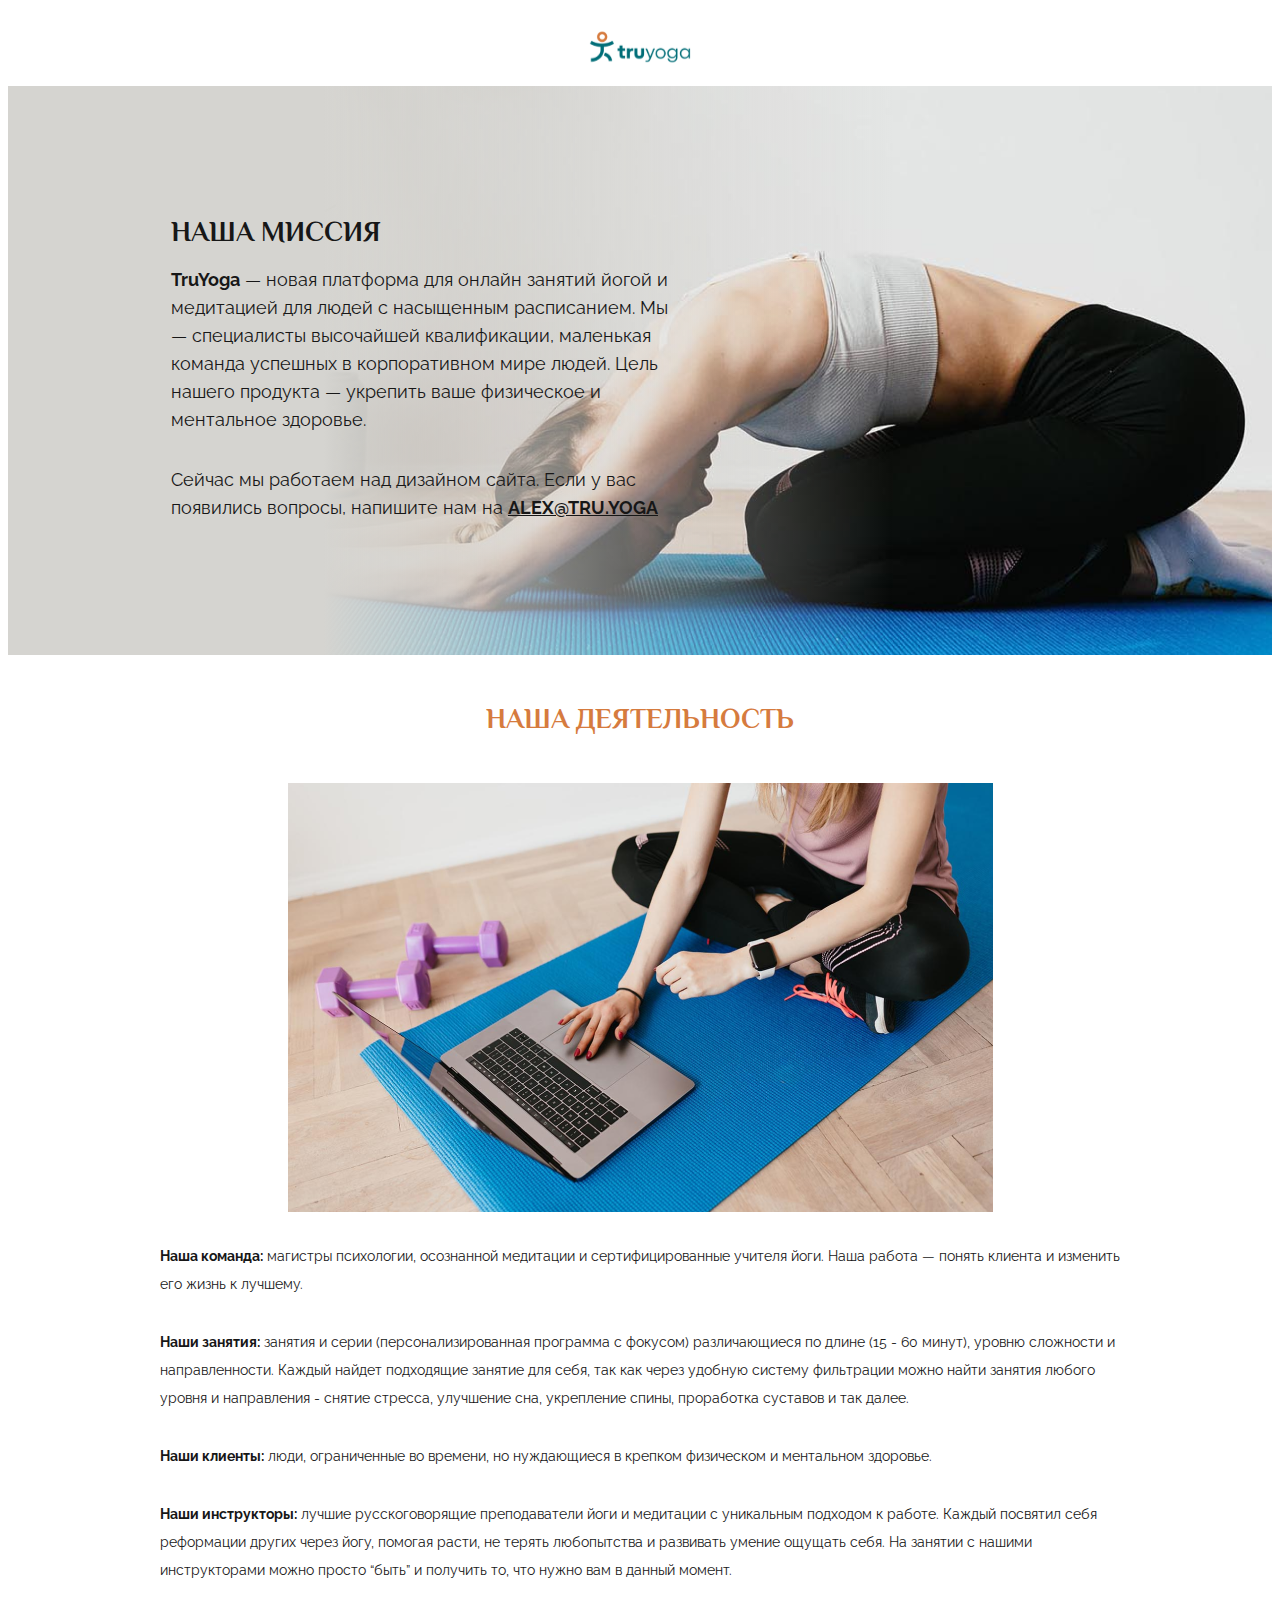
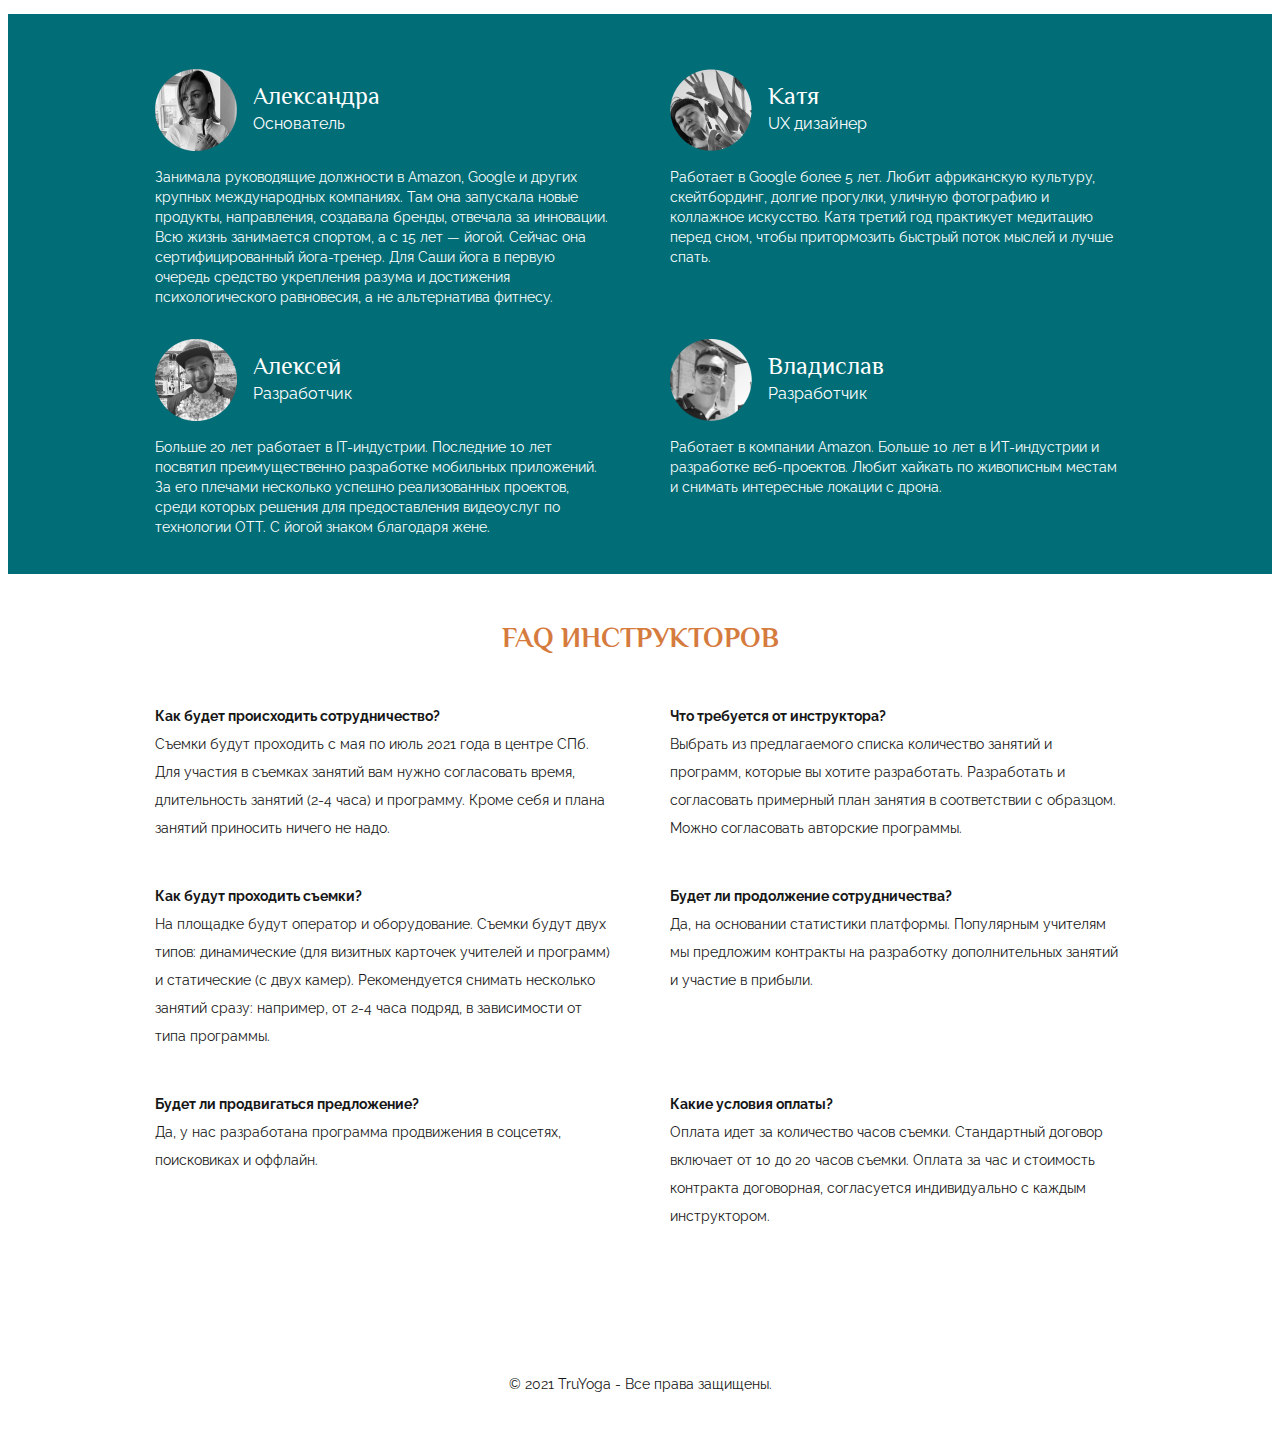
<file: index.html>
<html lang="ru">
    <head>
        <title>TruYoga</title>
        <meta charset="utf-8">
        <meta name="viewport" content="width=device-width,initial-scale=1">
        <link rel="stylesheet" href="https://cdnjs.cloudflare.com/ajax/libs/modern-normalize/0.2.0/modern-normalize.min.css" integrity="sha512-sqIVMkf5f8XGYI/UZYGs7wODxlUeoj9JknataPfUwtvrSKWMHrMXGZ7Evb6nabFYJQG15vFFyALe6r0nWCD1Ug==" crossorigin="anonymous" />
        <link rel="stylesheet" href="css/style.css" type="text/css" media="all" />
    </head>
    <body>
        <div id="wrapper">
            <header><img src="img/logo6.svg" alt="Logo"></header>

            <div id="header-1">
                <div id="header-1-background">
                    <div id="header-1-background-overlay"></div>
                    <img src="img/bg1.png" alt="background">
                    <div class="text header mobile-only">Наша миссия</div>
                </div>
                <div id="header-1-text-block">
                    <div class="text header desktop-only">Наша миссия</div>
                    <div class="text"><b>TruYoga</b> — новая платформа для онлайн занятий йогой и медитацией для людей с насыщенным расписанием. Мы — специалисты высочайшей квалификации, маленькая команда успешных в корпоративном мире людей. Цель нашего продукта — укрепить ваше физическое и ментальное здоровье.</div>
                    <div class="text">Сейчас мы работаем над дизайном сайта. Если у вас появились вопросы, напишите нам на <a href="mailto:alex@tru.yoga" target="_blank" class="email-link">alex@tru.yoga</a></div>
                </div>
            </div>


            <div id="header-2">
                <div class="text header">Наша деятельность</div>
                <div id="header-2-image">
                    <img src="img/bg2.png" alt="Logo">
                </div>
                <div id="header-2-text-block">
                    <div class="text small"><b>Наша команда:</b> магистры психологии, осознанной медитации и сертифицированные учителя йоги. Наша работа — понять клиента и изменить его жизнь к лучшему.</div>
                    <div class="text small"><b>Наши занятия:</b> занятия и серии (персонализированная программа с фокусом) различающиеся по длине (15 - 60 минут), уровню сложности и направленности. Каждый найдет подходящие занятие для себя, так как через удобную систему фильтрации можно найти занятия любого уровня и направления - снятие стресса, улучшение сна, укрепление спины, проработка суставов и так далее.</div>
                    <div class="text small"><b>Наши клиенты:</b> люди, ограниченные во времени, но нуждающиеся в крепком физическом и ментальном здоровье.</div>
                    <div class="text small"><b>Наши инструкторы:</b> лучшие русскоговорящие преподаватели йоги и медитации с уникальным подходом к работе. Каждый посвятил себя реформации других через йогу, помогая расти, не терять любопытства и развивать умение ощущать себя. На занятии с нашими инструкторами можно просто “быть” и получить то, что нужно вам в данный момент.</div>
                </div>
            </div>

            <div id="header-3">
                <div class="person">
                    <div class="person-header">
                        <div class="person-photo">
                            <img src="img/sasha.png"  alt="avatar"/>
                        </div>
                        <div class="person-header-text">
                            <div class="text person-header-name">
                                Александра
                            </div>
                            <div class="text person-header-position">
                                Основатель
                            </div>
                        </div>
                    </div>
                    <div class="text person-main-text">Занимала руководящие должности в Amazon, Google и других крупных международных компаниях. Там она запускала новые продукты, направления, создавала бренды, отвечала за инновации. Всю жизнь занимается спортом, а с 15 лет — йогой. Сейчас она сертифицированный йога-тренер. Для Саши йога в первую очередь средство укрепления разума и достижения психологического равновесия, а не альтернатива фитнесу.</div>
                </div>

                <div class="person">
                    <div class="person-header">
                        <div class="person-photo">
                            <img src="img/kate.png"  alt="avatar"/>
                        </div>
                        <div class="person-header-text">
                            <div class="text person-header-name">
                                Катя
                            </div>
                            <div class="text person-header-position">
                                UX дизайнер
                            </div>
                        </div>
                    </div>
                    <div class="text person-main-text">Работает в Google более 5 лет. Любит африканскую культуру, скейтбординг, долгие прогулки, уличную фотографию и коллажное искусство. Катя третий год практикует медитацию перед сном, чтобы притормозить быстрый поток мыслей и лучше спать.</div>
                </div>

                <div class="person">
                    <div class="person-header">
                        <div class="person-photo">
                            <img src="img/alex.png"  alt="avatar"/>
                        </div>
                        <div class="person-header-text">
                            <div class="text person-header-name">
                                Алексей
                            </div>
                            <div class="text person-header-position">
                                Разработчик
                            </div>
                        </div>
                    </div>
                    <div class="text person-main-text">Больше 20 лет работает в IT-индустрии. Последние 10 лет посвятил преимущественно разработке мобильных приложений. За его плечами несколько успешно реализованных проектов, среди которых решения для предоставления видеоуслуг по технологии ОТТ. С йогой знаком благодаря жене.</div>
                </div>

                <div class="person">
                    <div class="person-header">
                        <div class="person-photo">
                            <img src="img/vlad.png"  alt="avatar"/>
                        </div>
                        <div class="person-header-text">
                            <div class="text person-header-name">
                                Владислав
                            </div>
                            <div class="text person-header-position">
                                Разработчик
                            </div>
                        </div>
                    </div>
                    <div class="text person-main-text">Работает в компании Amazon. Больше 10 лет в ИТ-индустрии и разработке веб-проектов. Любит хайкать по живописным местам и снимать интересные локации с дрона.</div>
                </div>
            </div>



            <div id="header-4">
                <div class="text header">FAQ инструкторов</div>
                <div class="question">
                    <div class="q text small">Как будет происходить сотрудничество? </div>
                    <div class="a text small">Съемки будут проходить с мая по июль 2021 года в центре СПб. Для участия в съемках занятий вам нужно согласовать время, длительность занятий (2-4 часа) и программу. Кроме себя и плана занятий приносить ничего не надо.</div>
                </div>
                <div class="question">
                    <div class="q text small">Что требуется от инструктора? </div>
                    <div class="a text small">Выбрать из предлагаемого списка количество занятий и программ, которые вы хотите разработать. Разработать и согласовать примерный план занятия в соответствии с образцом. Можно согласовать авторские программы.</div>
                </div>
                <div class="question">
                    <div class="q text small">Как будут проходить съемки? </div>
                    <div class="a text small">На площадке будут оператор и оборудование. Съемки будут двух типов: динамические (для визитных карточек учителей и программ) и статические (с двух камер). Рекомендуется снимать несколько занятий сразу: например, от 2-4 часа подряд, в зависимости от типа программы.</div>
                </div>
                <div class="question">
                    <div class="q text small">Будет ли продолжение сотрудничества? </div>
                    <div class="a text small">Да, на основании статистики платформы. Популярным учителям мы предложим контракты на разработку дополнительных занятий и участие в прибыли.</div>
                </div>
                <div class="question">
                    <div class="q text small">Будет ли продвигаться предложение? </div>
                    <div class="a text small">Да, у нас разработана программа продвижения в соцсетях, поисковиках и оффлайн.</div>
                </div>
                <div class="question">
                    <div class="q text small">Какие условия оплаты? </div>
                    <div class="a text small">Оплата идет за количество часов съемки. Стандартный договор включает от 10 до 20 часов съемки. Оплата за час и стоимость контракта договорная, согласуется индивидуально с каждым инструктором.</div>
                </div>
            </div>

            <div id="bottom-line" class="text small">© 2021 TruYoga - Все права защищены.</div>
        </div>
    </body>
</html>
</file>
<file: css/style.css>
@import url('https://fonts.googleapis.com/css?family=Raleway|Raleway:bold&display=swap');
@import url('https://fonts.googleapis.com/css?family=Philosopher|Philosopher:bold&display=swap');

/* general */

#wrapper {
    width: 1440px;
    margin: 0 auto
}

.text {
    color: #171717;
    font-family: Raleway, 'Open Sans', serif;
    font-style: normal;
    font-weight: normal;
    font-size: 18px;
    line-height: 28px;
    margin-bottom: 32px;
}

.text a {
    color: #171717;
    font-weight: bold;
    text-transform: uppercase;
    text-decoration: underline;
}

.text.header {
    font-size: 28px;
    font-weight: bold;
    font-family: Philosopher, 'Open Sans', serif;
    margin-bottom: 20px;
    text-transform: uppercase;
}

.text.small {
    font-size: 14px;
}

/* header */

header {
    height: 78px;
    text-align: center;
    width: 100%;
    display: flex;
    align-content: center;
    flex-wrap: nowrap;
    flex-direction: column;
    justify-content: center;
    align-items: center;
}

/* part 1 */

#header-1 {
    width: 100%;
    position: relative;
}

#header-1-background {
    position: relative;
    text-align: right;
}
#header-1-background img {
    width: 100%;
    max-width: 1153px;
    max-height: 569px;
}

#header-1-background-overlay {
    background: linear-gradient(to right, #D5D4D0 0%, #D5D4D0 25%, transparent 70%) no-repeat;
    background-blend-mode: multiply;
    position: absolute;
    width: 100%;
    height: 100%;
    left:0;
    top:0;
    z-index: 1;
    pointer-events: none;
}

.mobile-only {
    display: none;
}

#header-1-text-block {
    width: 506px;
    position: absolute;
    left: 163px;
    top: 132px;
    z-index: 1;
}


/* part 2 */

#header-2 {
    display: flex;
    flex-direction: row;
    flex-wrap: wrap;
    align-content: center;
    justify-content: space-between;
    align-items: flex-start;
}

#header-2 .text.header{
    color: #D67B3E;
    margin: 50px auto;
    flex-basis: 100%;
    text-align: center;
}

#header-2 .text.small {
    margin-bottom: 30px;
}

#header-2-image {
    width: 705px;
    height: 429px;
}

#header-2-image img {
    width:100%
}

#header-2-text-block {
    flex-basis: 48%;
}


/* part 3 */

#header-3 {
    background-color: #006D77;
    display: flex;
    flex-direction: row;
    flex-wrap: wrap;
    align-content: center;
    justify-content: center;
    align-items: flex-start;
    padding-top: 55px;
    padding-bottom: 5px;
}

#header-3 .text {
    color: #fff;
}

#header-3 > .person:nth-child(2n) {
     margin-left: 60px;
}

.person {
    flex-basis: 36%;
}

.person-header {
    display: flex;
    flex-direction: row;
    flex-wrap: nowrap;
    align-content: center;
    justify-content: flex-start;
    align-items: center;
    padding-bottom: 16px;
}

.person-header-text {
    padding-left: 16px;
}

.person-header-text .text {
    margin-bottom: 0;
}

.text.person-header-name {
    font-size: 24px;
    font-family: Philosopher, 'Open Sans', serif;
}

.text.person-header-position {
    font-size: 16px;
}

.text.person-main-text {
    font-size: 14px;
    line-height: 20px;
}


/* part 4 */

#header-4 {
    display: flex;
    flex-direction: row;
    flex-wrap: wrap;
    align-content: center;
    justify-content: center;
    align-items: flex-start;
}

#header-4 .text.header{
    color: #D67B3E;
    margin: 50px auto;
    flex-basis: 100%;
    text-align: center;
}

#header-4 .question {
    flex-basis: 36%;
    padding-bottom: 40px;
}

#header-4 > .question:nth-child(2n+1) {
    margin-left: 60px;
}

#header-4 .text {
    margin-bottom: 0;
}

#header-4 .question .q {
    font-weight: bold;
}

/* bottom line */

#bottom-line {
    padding-top:100px;
    text-align: center;
    padding-bottom: 20px;
}

/* adaptive overrides */

@media only screen and (max-width: 1439px) {
    #wrapper {
        width: 100%;
        margin: 0 auto
    }

    #header-2 {
        display: flex;
        flex-direction: column;
        flex-wrap: wrap;
        align-content: center;
        justify-content: flex-start;
        align-items: center;
    }

    #header-2-text-block {
        flex-basis: auto;
        max-width: 76%;
        margin-top: 30px;
    }

    #header-4 .question {
        flex-basis: 36%;
    }
}

@media only screen and (max-width: 1153px) {
    .mobile-only {
        display: block;
    }

    .desktop-only {
        display: none !important;
    }

    #header-1 {
        height: initial;
        width: 100%;
    }

    #header-1-text-block {
        width: 100%;
        padding-top: initial;
        position: initial;
        max-width: 76%;
        margin: 40px auto 0;
    }

    #header-1 .text.header {
        color: #fff;
        text-align: center;
        display: flex;
        justify-content: center;
        align-items: center;
        position: absolute;
        top:0;
        left:0;
        width:100%;
        height:100%;
        z-index: 2;
    }

    #header-1-background-overlay {
        background: linear-gradient(180deg, rgba(203, 203, 203, 0.69) 0%, rgba(106, 106, 106, 0.69) 50%, rgba(139, 139, 139, 0.69) 100%), url("../img/bg1.png");
        background-size: contain;
        background-blend-mode: multiply;
    }
}


@media only screen and (max-width: 705px) {

    #header-2-image {
        width: initial;
        height: initial;
    }
}

@media only screen and (max-width: 500px) {

    #header-2-image {
        width: initial;
        height: initial;
    }

    #header-1-text-block {
        max-width: 90%;
        margin: 20px auto 0;
    }

    #header-1-text-block .text {
        font-size: 14px;
    }

    #header-1-text-block .text:last-child {
        margin-bottom: 0;
    }

    #header-2-text-block {
        max-width: 90%;
    }

    #header-3 {
        flex-direction: column;
        align-content: center;
        justify-content: center;
        align-items: center;
    }

    #header-3 > .person {
        max-width: 90%;
    }

    #header-3 > .person:nth-child(2n) {
        margin-left: 0;
    }

    #header-4 {
        flex-direction: column;
        align-content: center;
        justify-content: center;
        align-items: center;
    }

    #header-4 > .question{
        max-width: 90%;
    }

    #header-4 > .question:nth-child(2n+1) {
        margin-left: 0;
    }

    #bottom-line {
        padding-top: 20px;
    }
}
</file>
